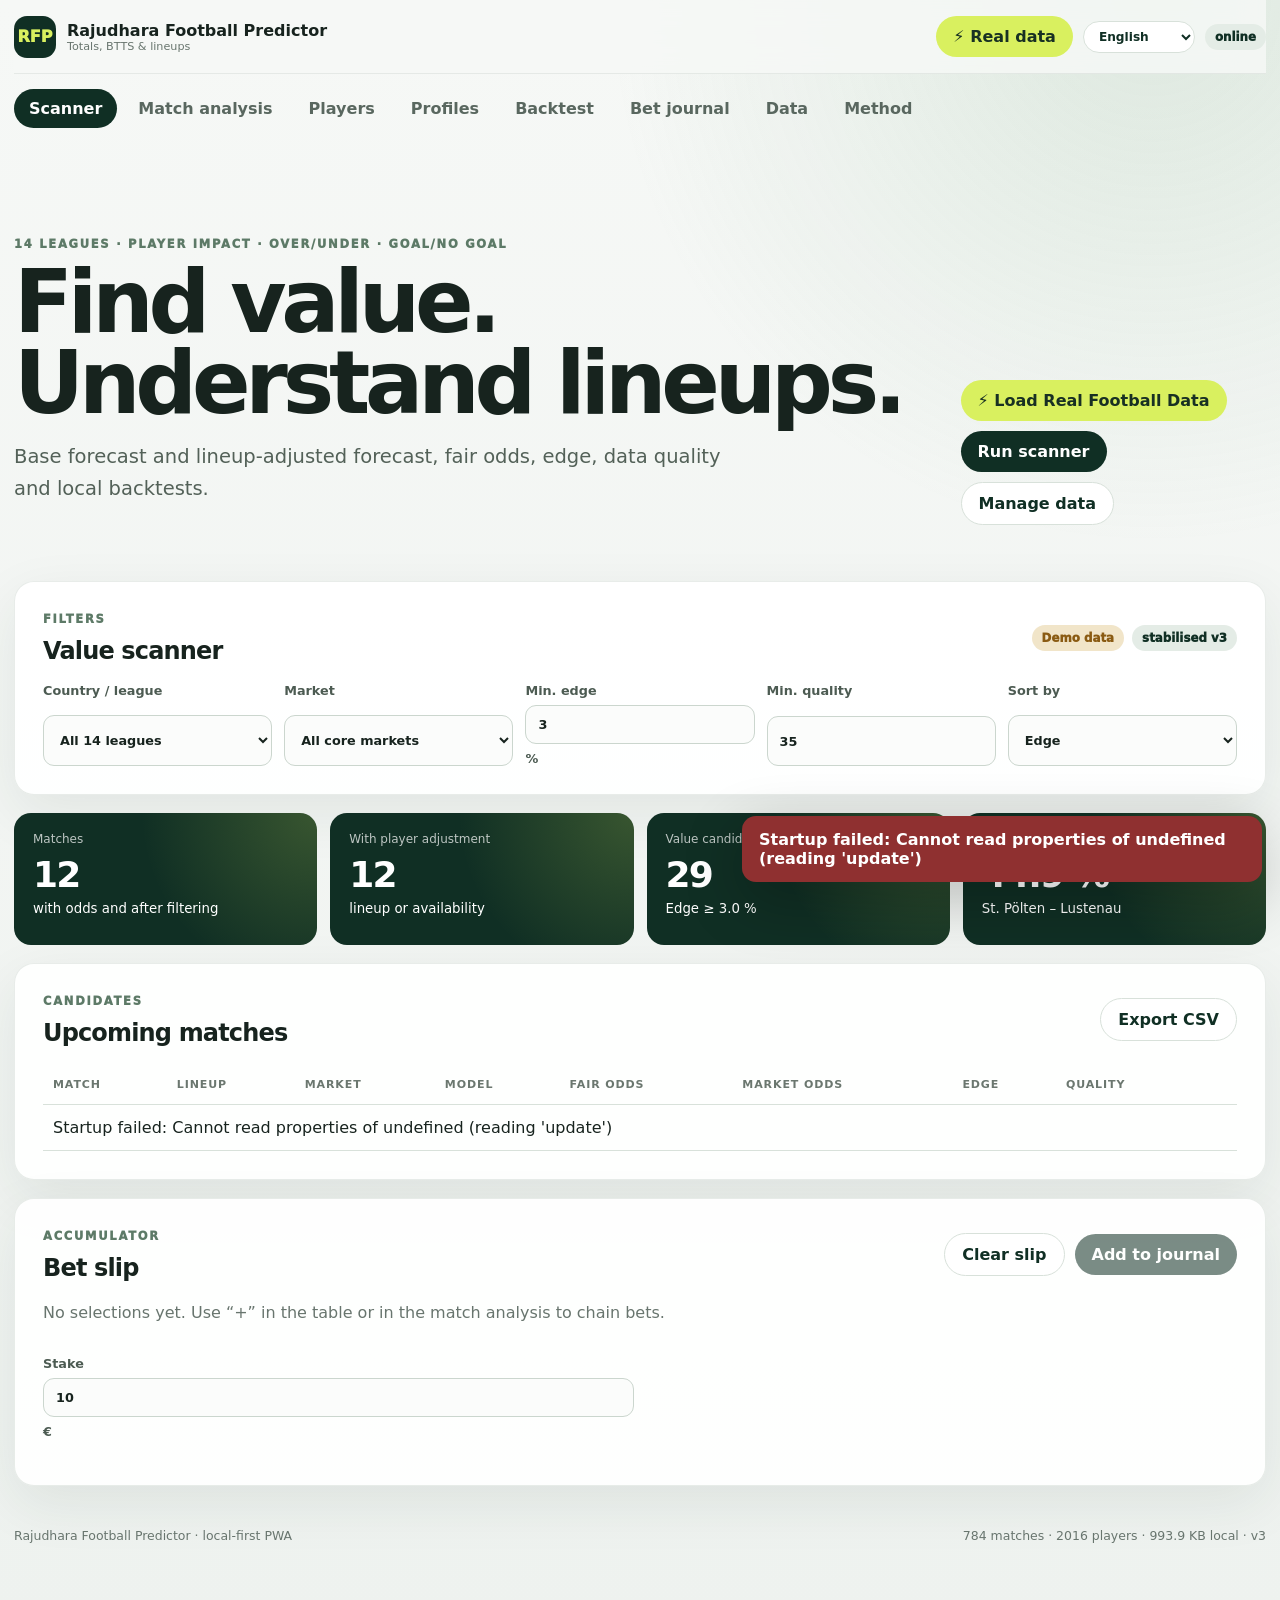
<file: index.html>
<!doctype html>
<html lang="de">
<head>
  <meta charset="utf-8">
  <meta name="viewport" content="width=device-width,initial-scale=1,viewport-fit=cover">
  <meta name="theme-color" content="#102f24">
  <meta name="description" content="Offline-PWA für Over/Under-, Goal/No-Goal- und aufstellungsbereinigte Fußballprognosen">
  <meta name="apple-mobile-web-app-capable" content="yes">
  <link rel="manifest" href="./manifest.webmanifest">
  <link rel="apple-touch-icon" href="./icons/icon-192.png">
  <link rel="stylesheet" href="./styles.css">
  <title>Rajudhara Football Predictor</title>
</head>
<body>
<div class="app">
  <header class="topbar">
    <a class="brand" href="#" data-nav="scanner">
      <span class="logo">RFP</span>
      <span><strong>Rajudhara Football Predictor</strong><small data-i18n="app.tagline">Totals, BTTS & Lineups</small></span>
    </a>
    <div class="top-actions">
      <button id="loadRealDataTopBtn" class="btn secondary" data-i18n="scanner.loadRealData">⚡ Echte Daten</button>
      <select id="languageSelect" class="lang-select" data-i18n-label="app.language"></select>
      <span id="onlineBadge" class="badge">online</span>
      <button id="installBtn" class="btn subtle hidden" data-i18n="app.install">Installieren</button>
    </div>
  </header>

  <nav class="main-nav">
    <button class="nav-item active" data-nav="scanner" data-i18n="nav.scanner">Scanner</button>
    <button class="nav-item" data-nav="match" data-i18n="nav.match">Spielanalyse</button>
    <button class="nav-item" data-nav="players" data-i18n="nav.players">Spieler</button>
    <button class="nav-item" data-nav="profiles" data-i18n="nav.profiles">Profile</button>
    <button class="nav-item" data-nav="backtest" data-i18n="nav.backtest">Backtest</button>
    <button class="nav-item" data-nav="bets" data-i18n="nav.bets">Wettjournal</button>
    <button class="nav-item" data-nav="data" data-i18n="nav.data">Daten</button>
    <button class="nav-item" data-nav="method" data-i18n="nav.method">Methodik</button>
  </nav>

  <main>
    <section id="scannerView" class="view active">
      <div class="hero">
        <div>
          <p class="kicker" data-i18n="scanner.kicker">14 Ligen · Spielerimpact · Over/Under · Goal/No Goal</p>
          <h1 data-i18n-html="scanner.title">Value finden.<br>Aufstellungen verstehen.</h1>
          <p class="lead" data-i18n="scanner.lead">Basisprognose und aufstellungsbereinigte Prognose, faire Quoten, Edge, Datenqualität und lokale Backtests.</p>
        </div>
        <div class="hero-actions">
          <button id="loadRealDataHeroBtn" class="btn secondary" data-i18n="scanner.loadRealDataHero">⚡ Echte Fußball-Daten laden</button>
          <button id="refreshScannerBtn" class="btn primary" data-i18n="scanner.compute">Scanner berechnen</button>
          <button class="btn subtle" data-nav="data" data-i18n="scanner.manageData">Daten verwalten</button>
        </div>
      </div>

      <section class="panel">
        <div class="section-head">
          <div><p class="kicker" data-i18n="scanner.filterKicker">Filter</p><h2 data-i18n="scanner.filterTitle">Value-Scanner</h2></div>
          <div class="status-group"><span id="dataState" class="badge warning">Demo-Daten</span><span class="badge" data-i18n="app.stableBadge">stabilisiert v3</span></div>
        </div>
        <div class="filters">
          <label><span data-i18n="scanner.country">Land / Liga</span><select id="leagueFilter"></select></label>
          <label><span data-i18n="scanner.market">Markt</span><select id="marketFilter">
            <option value="all" data-i18n="market.all">Alle Kernmärkte</option>
            <option value="over15" data-i18n="market.over15">Over 1,5</option>
            <option value="over25" data-i18n="market.over25">Over 2,5</option>
            <option value="under25" data-i18n="market.under25">Under 2,5</option>
            <option value="over35" data-i18n="market.over35">Over 3,5</option>
            <option value="bttsYes" data-i18n="market.bttsYes">BTTS Ja</option>
            <option value="bttsNo" data-i18n="market.bttsNo">BTTS Nein</option>
          </select></label>
          <label><span data-i18n="scanner.minEdge">Min. Edge</span><input id="edgeFilter" type="number" step=".5" value="3">%</label>
          <label><span data-i18n="scanner.minQuality">Min. Qualität</span><input id="qualityFilter" type="number" min="0" max="100" value="35"></label>
          <label><span data-i18n="scanner.sort">Sortieren</span><select id="sortFilter"><option value="edge" data-i18n="scanner.sortEdge">Edge</option><option value="quality" data-i18n="scanner.sortQuality">Qualität</option><option value="probability" data-i18n="scanner.sortProbability">Wahrscheinlichkeit</option><option value="date" data-i18n="scanner.sortDate">Datum</option></select></label>
        </div>
      </section>

      <div id="scannerSummary" class="summary-grid"></div>
      <section class="panel">
        <div class="section-head"><div><p class="kicker" data-i18n="scanner.candidates">Kandidaten</p><h2 data-i18n="scanner.currentMatches">Aktuelle Spiele</h2></div><button id="exportScannerBtn" class="btn subtle" data-i18n="scanner.exportCsv">CSV exportieren</button></div>
        <div class="table-wrap"><table><thead><tr><th data-i18n="scanner.thMatch">Spiel</th><th data-i18n="scanner.thLineup">Aufstellung</th><th data-i18n="scanner.thMarket">Markt</th><th data-i18n="scanner.thModel">Modell</th><th data-i18n="scanner.thFairOdds">Faire Quote</th><th data-i18n="scanner.thMarketOdds">Marktquote</th><th data-i18n="scanner.thEdge">Edge</th><th data-i18n="scanner.thQuality">Qualität</th><th></th></tr></thead><tbody id="scannerRows"></tbody></table></div>
      </section>

      <section class="panel" id="slipPanel">
        <div class="section-head">
          <div><p class="kicker" data-i18n="combo.kicker">Kombiwette</p><h2 data-i18n="combo.title">Wettschein</h2></div>
          <div class="button-row"><button id="clearSlipBtn" class="btn subtle" data-i18n="combo.clear">Wettschein leeren</button><button id="slipToJournalBtn" class="btn primary" data-i18n="combo.addToJournal">Als Wette eintragen</button></div>
        </div>
        <div id="slipLegs" class="slip-list"></div>
        <div class="filters slip-controls"><label><span data-i18n="combo.stake">Einsatz</span><input id="slipStake" type="number" min="0.01" step=".01" value="10">€</label></div>
        <div id="slipSummary" class="summary-grid"></div>
        <div id="slipNotes"></div>
      </section>
    </section>

    <section id="matchView" class="view">
      <div class="page-head"><div><p class="kicker" data-i18n="match.kicker">Einzelspiel</p><h1 data-i18n="match.title">Spielanalyse</h1></div><select id="fixtureSelect"></select></div>
      <div id="matchAnalysis"></div>
    </section>

    <section id="playersView" class="view">
      <div class="page-head"><div><p class="kicker" data-i18n="players.kicker">Saisonwerte & Einfluss</p><h1 data-i18n="players.title">Spielerstatistiken</h1></div></div>
      <section class="panel">
        <div class="filters player-filters">
          <label><span data-i18n="players.league">Liga</span><select id="playerLeagueFilter"></select></label>
          <label><span data-i18n="players.team">Team</span><select id="playerTeamFilter"></select></label>
          <label><span data-i18n="players.position">Position</span><select id="playerPositionFilter"><option value="all" data-i18n="players.allPositions">Alle Positionen</option><option>GK</option><option>CB</option><option>FB</option><option>DM</option><option>CM</option><option>AM</option><option>W</option><option>ST</option></select></label>
          <label><span data-i18n="players.search">Suche</span><input id="playerSearch" type="search" data-i18n-placeholder="players.searchPlaceholder" placeholder="Spielername"></label>
          <label><span data-i18n="players.sort">Sortierung</span><select id="playerSort"><option value="total" data-i18n="players.sortTotal">Gesamtimpact</option><option value="attack" data-i18n="players.sortAttack">Offensivimpact</option><option value="defense" data-i18n="players.sortDefense">Defensivimpact</option><option value="minutes" data-i18n="players.sortMinutes">Minuten</option><option value="goals" data-i18n="players.sortGoals">Tore</option></select></label>
        </div>
      </section>
      <div id="playerSummary" class="summary-grid"></div>
      <section class="panel">
        <div class="table-wrap"><table><thead><tr><th data-i18n="players.thPlayer">Spieler</th><th data-i18n="players.thTeam">Team</th><th data-i18n="players.thPos">Pos.</th><th data-i18n="players.thStatus">Status</th><th data-i18n="players.thMin">Min.</th><th data-i18n="players.thGoals">Tore</th><th>xG</th><th data-i18n="players.thAssists">Assists</th><th>xA</th><th data-i18n="players.thAttack">Angriff</th><th data-i18n="players.thDefense">Defensive</th></tr></thead><tbody id="playerRows"></tbody></table></div>
      </section>
    </section>

    <section id="profilesView" class="view">
      <div class="page-head"><div><p class="kicker" data-i18n="profiles.kicker">Torprofile</p><h1 data-i18n="profiles.title">Liga- & Teamprofile</h1></div><select id="profileLeagueSelect"></select></div>
      <div id="leagueProfile"></div>
      <section class="panel"><div class="section-head"><div><p class="kicker" data-i18n="profiles.teams">Teams</p><h2 data-i18n="profiles.homeAway">Heim-/Auswärtsprofile</h2></div></div><div id="teamProfiles" class="profile-grid"></div></section>
    </section>

    <section id="backtestView" class="view">
      <div class="page-head"><div><p class="kicker" data-i18n="backtest.kicker">Walk-forward</p><h1 data-i18n="backtest.title">Backtest-Labor</h1></div></div>
      <section class="panel"><div class="filters"><label><span data-i18n="backtest.league">Liga</span><select id="btLeague"></select></label><label><span data-i18n="backtest.market">Markt</span><select id="btMarket"><option value="over25" data-i18n="market.over25">Over 2,5</option><option value="under25" data-i18n="market.under25">Under 2,5</option><option value="bttsYes" data-i18n="market.bttsYes">BTTS Ja</option><option value="bttsNo" data-i18n="market.bttsNo">BTTS Nein</option></select></label><label><span data-i18n="backtest.minEdge">Min. Edge</span><input id="btEdge" type="number" value="5" step=".5">%</label><label><span data-i18n="backtest.minHistory">Mind. Vorgeschichte</span><input id="btMinHistory" type="number" value="8" min="3"></label><label><span data-i18n="backtest.stake">Einsatz</span><input id="btStake" type="number" value="10" min="1">€</label></div><button id="runBacktestBtn" class="btn primary" data-i18n="backtest.run">Backtest starten</button></section>
      <div id="backtestOutput"></div>
    </section>

    <section id="betsView" class="view">
      <div class="page-head"><div><p class="kicker" data-i18n="bets.kicker">Reale Entscheidungen</p><h1 data-i18n="bets.title">Wettjournal</h1></div><button id="addBetBtn" class="btn primary" data-i18n="bets.add">Wette eintragen</button></div>
      <div id="bankrollCards" class="summary-grid"></div>
      <section class="panel"><div class="table-wrap"><table><thead><tr><th data-i18n="bets.thDate">Datum</th><th data-i18n="bets.thMatch">Spiel</th><th data-i18n="bets.thMarket">Markt</th><th data-i18n="bets.thOdds">Quote</th><th data-i18n="bets.thStake">Einsatz</th><th data-i18n="bets.thStatus">Status</th><th data-i18n="bets.thProfit">G/V</th><th></th></tr></thead><tbody id="betRows"></tbody></table></div></section>
    </section>

    <section id="dataView" class="view">
      <div class="page-head"><div><p class="kicker" data-i18n="data.kicker">Import & Adapter</p><h1 data-i18n="data.title">Daten verwalten</h1></div></div>
      <section class="panel real-data-panel">
        <div class="section-head">
          <div>
            <p class="kicker" data-i18n="data.realKicker">1-Klick Daten</p>
            <h2 data-i18n="data.realTitle">Echte Fußball-Daten</h2>
          </div>
          <button id="loadAllRealBtn" class="btn secondary" data-i18n="data.loadAllReal">⚡ Echte Daten laden (1-Klick)</button>
        </div>
        <p data-i18n="data.realHint">Lade echte Ergebnisse (3.800+ Spiele), Marktquoten, Fixtures, Kaderspieler und Aufstellungen per Klick in die App.</p>
        <div class="button-row">
          <button id="loadRealHistoryBtn" class="btn subtle" data-i18n="data.loadRealData">Reale Historie</button>
          <button id="loadRealFixturesBtn" class="btn subtle" data-i18n="data.loadRealData">Reale Fixtures</button>
          <button id="loadRealPlayersBtn" class="btn subtle" data-i18n="data.loadRealData">Reale Spieler</button>
          <button id="loadRealLineupsBtn" class="btn subtle" data-i18n="data.loadRealData">Reale Aufstellungen</button>
        </div>
      </section>

      <div class="data-grid">
        <section class="panel"><h2 data-i18n="data.historyTitle">Historische Ergebnisse</h2><p data-i18n="data.historyHint">Football-Data.co.uk-CSV und Rajudhara-Format.</p><label class="dropzone"><input id="historyFile" type="file" accept=".csv,text/csv" multiple><strong data-i18n="data.historyPick">CSV auswählen</strong><span data-i18n="data.historyPickHint">Ergebnisse und Quoten</span></label><div class="button-row"><button id="loadRealHistoryBtnCard" class="btn secondary" data-i18n="data.loadRealData">Echt</button><button id="loadDemoHistoryBtn" class="btn subtle" data-i18n="data.loadDemo">Demo laden</button><button id="clearHistoryBtn" class="btn danger" data-i18n="data.clear">Löschen</button></div><p id="historyStatus" class="muted"></p></section>
        <section class="panel"><h2 data-i18n="data.fixturesTitle">Kommende Spiele</h2><p data-i18n="data.fixturesHint">JSON oder CSV mit Begegnungen und Marktquoten.</p><label class="dropzone"><input id="fixturesFile" type="file" accept=".csv,.json,application/json,text/csv" multiple><strong data-i18n="data.fixturesPick">Fixtures auswählen</strong><span data-i18n="data.csvOrJson">CSV oder JSON</span></label><div class="button-row"><button id="loadRealFixturesBtnCard" class="btn secondary" data-i18n="data.loadRealData">Echt</button><button id="loadDemoFixturesBtn" class="btn subtle" data-i18n="data.loadDemo">Demo laden</button><button id="clearFixturesBtn" class="btn danger" data-i18n="data.clear">Löschen</button></div><p id="fixturesStatus" class="muted"></p></section>
        <section class="panel"><h2 data-i18n="data.playersTitle">Spielerstatistiken</h2><p data-i18n="data.playersHint">Saisonwerte als JSON oder CSV: Minuten, Tore, xG, xA, Schüsse, Defensivwerte und Status.</p><label class="dropzone"><input id="playersFile" type="file" accept=".csv,.json,application/json,text/csv" multiple><strong data-i18n="data.playersPick">Spielerdaten auswählen</strong><span data-i18n="data.csvOrJson">CSV oder JSON</span></label><div class="button-row"><button id="loadRealPlayersBtnCard" class="btn secondary" data-i18n="data.loadRealData">Echt</button><button id="loadDemoPlayersBtn" class="btn subtle" data-i18n="data.loadDemo">Demo laden</button><button id="clearPlayersBtn" class="btn danger" data-i18n="data.clear">Löschen</button></div><p id="playersStatus" class="muted"></p></section>
        <section class="panel"><h2 data-i18n="data.lineupsTitle">Aufstellungen & Ausfälle</h2><p data-i18n="data.lineupsHint">Fixture-bezogene Startelf, Formation, Status und Änderungen.</p><label class="dropzone"><input id="lineupsFile" type="file" accept=".json,application/json"><strong data-i18n="data.lineupsPick">Lineups auswählen</strong><span>JSON</span></label><div class="button-row"><button id="loadRealLineupsBtnCard" class="btn secondary" data-i18n="data.loadRealData">Echt</button><button id="loadDemoLineupsBtn" class="btn subtle" data-i18n="data.loadDemo">Demo laden</button><button id="clearLineupsBtn" class="btn danger" data-i18n="data.clear">Löschen</button></div><p id="lineupsStatus" class="muted"></p></section>
      </div>

      <section class="panel">
        <div class="section-head"><div><p class="kicker" data-i18n="data.systemCheck">Systemcheck</p><h2 data-i18n="data.diagnosticsTitle">Diagnose & Reset</h2></div><div class="button-row"><button id="runDiagnosticsBtn" class="btn secondary" data-i18n="data.runDiagnostics">Diagnose starten</button><button id="resetAppBtn" class="btn danger" data-i18n="data.resetApp">App zurücksetzen</button></div></div>
        <div id="diagnosticOutput" class="diagnostic-grid"><p class="muted" data-i18n="data.diagnosticsHint">Prüft Datenzuordnung, Ligacodes, Quoten, Spieler und Aufstellungen.</p></div>
      </section>

      <section class="panel">
        <div class="section-head"><div><p class="kicker" data-i18n="data.liveKicker">Live-Daten</p><h2 data-i18n="data.liveTitle">Backend-/Proxy-Adapter</h2></div><span class="badge" data-i18n="data.livePrepared">vorbereitet</span></div>
        <p data-i18n-html="data.liveHint">API-Schlüssel gehören nicht in die PWA. <code>data-adapter.example.js</code> beschreibt die normalisierte Schnittstelle.</p>
        <div class="code-line">GET /api/fixtures?leagues=DK1,DK2,...</div>
        <div class="code-line">GET /api/players?league=IT1&amp;season=2026</div>
        <div class="code-line">GET /api/fixtures/:id/lineups</div>
        <div class="code-line">GET /api/fixtures/:id/player-statistics</div>
      </section>
    </section>

    <section id="methodView" class="view">
      <div class="page-head"><div><p class="kicker" data-i18n="method.kicker">Transparent</p><h1 data-i18n="method.title">Methodik</h1></div></div>
      <div class="method-grid">
        <article class="panel"><h2 data-i18n="method.baseTitle">Basismodell</h2><p data-i18n="method.baseText">Ligamittel, Heim-/Auswärtsangriff und gegnerische Defensive ergeben die Basiswerte λ Heim und λ Auswärts.</p></article>
        <article class="panel"><h2 data-i18n="method.playerTitle">Spielerimpact</h2><p data-i18n="method.playerText">Spielerwerte werden in offensiven und defensiven xG-Einfluss umgerechnet. Einsatzminuten bestimmen die Zuverlässigkeit.</p></article>
        <article class="panel"><h2 data-i18n="method.lineupTitle">Aufstellungsanpassung</h2><p data-i18n="method.lineupText">Die tatsächliche oder erwartete Startelf wird mit der üblichen Stammelf verglichen. Erst danach wird die Torverteilung neu berechnet.</p></article>
        <article class="panel"><h2 data-i18n="method.marketsTitle">Märkte</h2><p data-i18n="method.marketsText">Over 1,5, Over/Under 2,5, Over 3,5 und BTTS Ja/Nein folgen aus der angepassten Score-Matrix.</p></article>
        <article class="panel"><h2 data-i18n="method.valueTitle">Value</h2><p data-i18n-html="method.valueText"><strong>Faire Quote = 1 / p</strong><br><strong>Edge = p × Quote − 1</strong></p></article>
        <article class="panel"><h2 data-i18n="method.limitsTitle">Grenzen</h2><p data-i18n="method.limitsText">Spielergewichte sind transparent, aber zunächst heuristisch. Sie müssen mit echten historischen Aufstellungen kalibriert werden.</p></article>
      </div>
      <section class="panel warning-box"><strong data-i18n="method.disclaimerLabel">Hinweis:</strong> <span data-i18n="method.disclaimer">Analysewerkzeug, keine Gewinnzusage. Die mitgelieferten Demo-Daten sind synthetisch.</span></section>
    </section>
  </main>

  <footer><span data-i18n="app.footer">Rajudhara Football Predictor · local-first PWA</span><span id="storageInfo"></span></footer>
</div>

<dialog id="betDialog"><form id="betForm" method="dialog"><div class="dialog-head"><h2 data-i18n="bets.add">Wette eintragen</h2><button value="cancel" class="icon-btn">×</button></div><div class="form-grid"><label><span data-i18n="bets.formDate">Datum</span><input name="date" type="date" required></label><label><span data-i18n="bets.formMatch">Spiel</span><input name="match" required></label><label><span data-i18n="bets.formMarket">Markt</span><select name="market"><option value="over25" data-i18n="market.over25">Over 2,5</option><option value="under25" data-i18n="market.under25">Under 2,5</option><option value="bttsYes" data-i18n="market.bttsYes">BTTS Ja</option><option value="bttsNo" data-i18n="market.bttsNo">BTTS Nein</option><option value="combo" data-i18n="market.combo">Kombi</option></select></label><label><span data-i18n="bets.formOdds">Quote</span><input name="odds" type="number" step=".01" min="1.01" required></label><label><span data-i18n="bets.formStake">Einsatz €</span><input name="stake" type="number" step=".01" min=".01" required></label><label><span data-i18n="bets.formStatus">Status</span><select name="status"><option value="open" data-i18n="betStatus.open">offen</option><option value="won" data-i18n="betStatus.won">gewonnen</option><option value="lost" data-i18n="betStatus.lost">verloren</option><option value="void" data-i18n="betStatus.void">storniert</option></select></label><label class="full"><span data-i18n="bets.formNote">Notiz</span><textarea name="note" rows="3"></textarea></label></div><div class="dialog-actions"><button value="cancel" class="btn subtle" data-i18n="bets.cancel">Abbrechen</button><button value="default" class="btn primary" data-i18n="bets.save">Speichern</button></div></form></dialog>
<div id="toast" class="toast hidden" role="status" aria-live="polite"></div>
<script type="module" src="./app.js"></script>
</body>
</html>
</file>
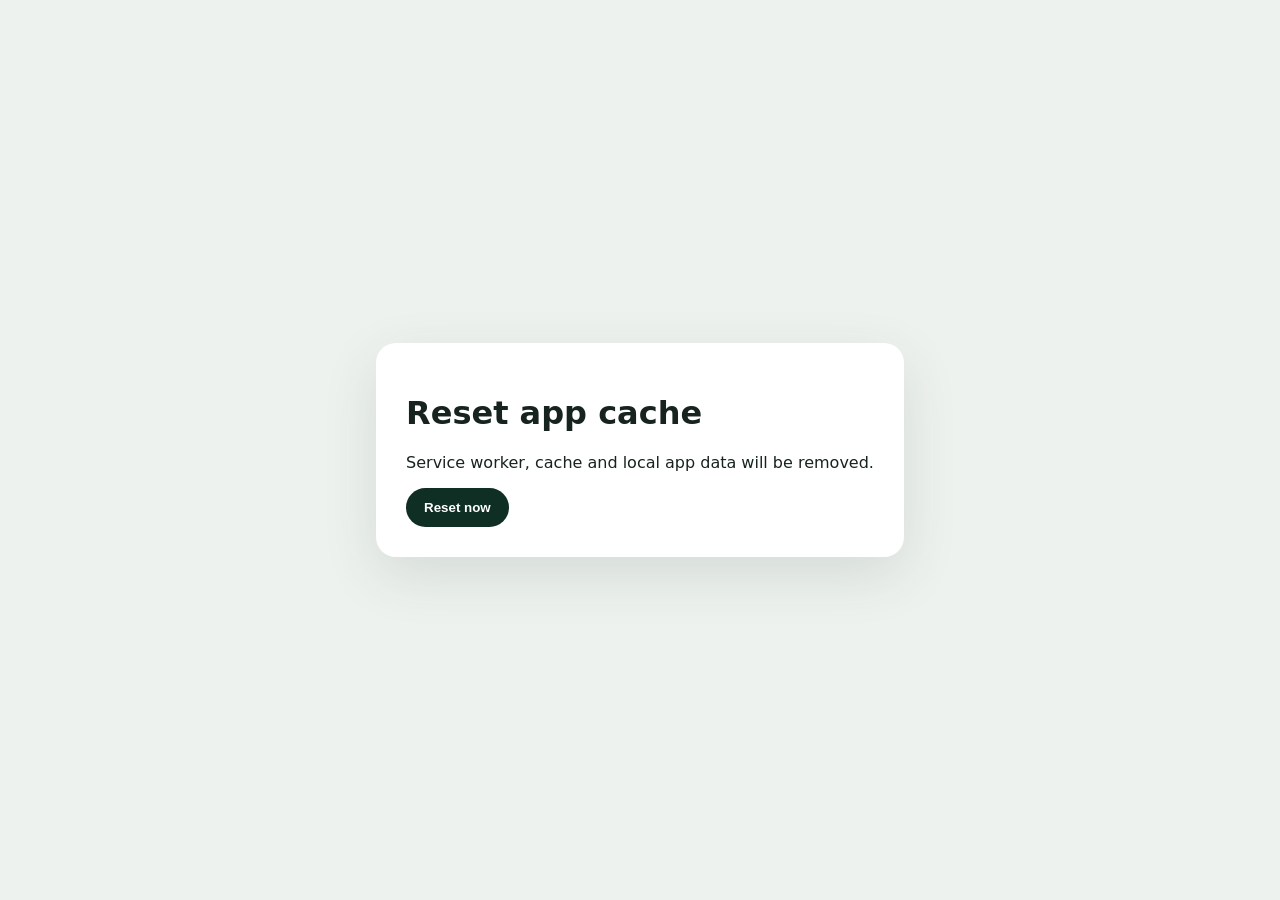
<file: reset.html>
<!doctype html><html lang="de"><head><meta charset="utf-8"><meta name="viewport" content="width=device-width,initial-scale=1"><title>Rajudhara Reset</title><style>body{font-family:system-ui;background:#eef2ef;color:#17231e;display:grid;place-items:center;min-height:100vh;margin:0}.card{max-width:600px;padding:30px;border-radius:20px;background:#fff;box-shadow:0 18px 55px rgba(25,56,38,.12)}button{border:0;border-radius:999px;padding:12px 18px;background:#102f24;color:#fff;font-weight:800}</style></head><body><main class="card"><h1 id="title">App-Cache zurücksetzen</h1><p id="status">Service Worker, Cache und lokale App-Daten werden entfernt.</p><button id="reset">Jetzt zurücksetzen</button></main><script>
const texts={de:{title:'App-Cache zurücksetzen',intro:'Service Worker, Cache und lokale App-Daten werden entfernt.',button:'Jetzt zurücksetzen',done:'Zurückgesetzt. Die aktuelle App wird neu geladen.',error:'Fehler: '},en:{title:'Reset app cache',intro:'Service worker, cache and local app data will be removed.',button:'Reset now',done:'Reset complete. The current app is reloading.',error:'Error: '}};
const lang=(()=>{try{const stored=localStorage.getItem('rfp.lang.v3');if(texts[stored])return stored}catch{}const preferred=(navigator.languages||[navigator.language||'de']).map(tag=>String(tag).slice(0,2).toLowerCase());return preferred.find(code=>texts[code])||'de'})();
const text=texts[lang];document.documentElement.lang=lang;document.getElementById('title').textContent=text.title;document.getElementById('status').textContent=text.intro;document.getElementById('reset').textContent=text.button;
async function reset(){const status=document.getElementById('status');try{if('serviceWorker'in navigator){const regs=await navigator.serviceWorker.getRegistrations();await Promise.all(regs.map(reg=>reg.unregister()))}if('caches'in window){const keys=await caches.keys();await Promise.all(keys.map(key=>caches.delete(key)))}Object.keys(localStorage).filter(key=>(key.startsWith('rfp.')||key.startsWith('gl.'))&&key!=='rfp.lang.v3').forEach(key=>localStorage.removeItem(key));status.textContent=text.done;setTimeout(()=>location.replace('./?reset='+Date.now()),800)}catch(error){status.textContent=text.error+error.message}}
document.getElementById('reset').onclick=reset;
</script></body></html>
</file>
<file: styles.css>
:root{font-family:Inter,ui-sans-serif,system-ui,-apple-system,BlinkMacSystemFont,"Segoe UI",sans-serif;color:#17231e;background:#eef2ef;--ink:#17231e;--muted:#68756e;--line:#d8e1da;--surface:rgba(255,255,255,.93);--primary:#102f24;--accent:#d9f05f;--soft:#e4ece6;--danger:#8f3030;--warning:#8a5b13;--shadow:0 18px 55px rgba(25,56,38,.08)}*{box-sizing:border-box}html{min-height:100%;background:#eef2ef}body{margin:0;min-height:100%;background:radial-gradient(circle at 90% 0,rgba(117,166,126,.19),transparent 34rem),linear-gradient(#f6f8f6,#eef2ef)}button,input,select,textarea{font:inherit}button{cursor:pointer}a{color:inherit;text-decoration:none}input,select,textarea{width:100%;padding:11px 12px;border:1px solid #cbd6ce;border-radius:11px;background:#fbfcfb;color:var(--ink)}label{display:grid;gap:7px;font-size:.8rem;font-weight:800;color:#4c5b52}h1,h2,h3,p{margin-top:0}h1{margin-bottom:17px;font-size:clamp(2.4rem,7vw,5.4rem);line-height:.94;letter-spacing:-.06em}h2{letter-spacing:-.035em}p{line-height:1.65}.app{width:min(1260px,calc(100% - 28px));margin:auto;padding-bottom:60px}.topbar{min-height:74px;position:sticky;top:0;z-index:30;display:flex;align-items:center;justify-content:space-between;background:rgba(246,248,246,.84);backdrop-filter:blur(15px);border-bottom:1px solid rgba(25,60,38,.08)}.brand{display:flex;align-items:center;gap:11px}.brand>span:last-child{display:grid}.brand small{color:var(--muted);font-size:.7rem}.logo{width:42px;aspect-ratio:1;border-radius:13px;display:grid;place-items:center;background:var(--primary);color:var(--accent);font-weight:950}.top-actions,.button-row,.hero-actions{display:flex;gap:10px;align-items:center;flex-wrap:wrap}.main-nav{display:flex;gap:6px;padding:15px 0;overflow-x:auto;scrollbar-width:none}.main-nav::-webkit-scrollbar{display:none}.nav-item{border:0;padding:10px 15px;border-radius:999px;background:transparent;color:#59675f;font-weight:850;white-space:nowrap}.nav-item.active{background:var(--primary);color:#fff}.view{display:none}.view.active{display:block}.hero{min-height:420px;padding:clamp(35px,7vw,80px) 0 38px;display:grid;grid-template-columns:minmax(0,1.5fr) minmax(230px,.5fr);gap:30px;align-items:end}.lead{max-width:730px;color:#536158;font-size:clamp(1.02rem,2vw,1.22rem)}.kicker{margin-bottom:8px;color:#5d7a67;font-size:.72rem;font-weight:950;letter-spacing:.15em;text-transform:uppercase}.btn{border:0;border-radius:999px;padding:11px 17px;font-weight:900;display:inline-flex;align-items:center;justify-content:center}.btn.primary{background:var(--primary);color:#fff}.btn.secondary{background:var(--accent);color:#183023}.btn.subtle{background:#fff;color:var(--primary);border:1px solid var(--line)}.btn.danger{background:#f2dddd;color:var(--danger)}.btn:hover{transform:translateY(-1px)}.badge,.rating-pill{display:inline-flex;padding:6px 10px;border-radius:999px;background:var(--soft);color:var(--primary);font-size:.74rem;font-weight:950}.badge.warning{background:#f1e5c9;color:var(--warning)}.badge.offline{background:#f2dddd;color:var(--danger)}.hidden{display:none!important}.muted{color:var(--muted)}.panel{margin-top:18px;padding:clamp(18px,3vw,28px);border:1px solid rgba(34,73,46,.10);border-radius:20px;background:var(--surface);box-shadow:var(--shadow)}.section-head,.page-head{display:flex;align-items:center;justify-content:space-between;gap:18px}.section-head{margin-bottom:18px}.section-head h2{margin:0}.page-head{margin:44px 0 20px;align-items:end}.page-head select{width:min(390px,100%)}.filters{display:grid;grid-template-columns:repeat(5,minmax(130px,1fr));gap:12px}.summary-grid{display:grid;grid-template-columns:repeat(auto-fit,minmax(190px,1fr));gap:13px;margin-top:18px}.summary-card{padding:19px;border-radius:17px;background:var(--primary);color:#fff;min-height:132px;background-image:radial-gradient(circle at top right,rgba(217,240,95,.20),transparent 11rem)}.summary-card span{display:block;opacity:.72;font-size:.75rem}.summary-card strong{display:block;margin:8px 0 3px;font-size:2.25rem;letter-spacing:-.05em}.table-wrap{overflow-x:auto}table{width:100%;border-collapse:collapse}th,td{padding:13px 10px;text-align:left;border-bottom:1px solid var(--line);white-space:nowrap}th{color:#6b776f;font-size:.69rem;letter-spacing:.08em;text-transform:uppercase}.edge-positive{color:#25703f;font-weight:950}.edge-negative{color:#9b3a3a;font-weight:900}.quality{width:90px;height:7px;border-radius:99px;background:#e4e9e5;overflow:hidden}.quality>span{display:block;height:100%;background:#66856f}.match-hero{display:grid;grid-template-columns:1fr auto 1fr;align-items:center;gap:20px;padding:26px;text-align:center;background:var(--primary);color:white;border-radius:20px}.team-name{font-size:clamp(1.25rem,4vw,2.2rem);font-weight:950}.versus{color:var(--accent);font-weight:950}.score-matrix{display:grid;grid-template-columns:repeat(6,1fr);gap:6px}.score-cell{padding:9px 5px;border-radius:9px;background:#f0f4f1;text-align:center;font-size:.74rem}.market-grid,.profile-grid,.method-grid{display:grid;grid-template-columns:repeat(3,minmax(0,1fr));gap:14px}.market-card{padding:18px;border:1px solid var(--line);border-radius:15px;background:#f8faf8}.market-card strong{font-size:1.7rem}.market-meta{display:grid;grid-template-columns:1fr 1fr;gap:7px;margin-top:12px;color:var(--muted);font-size:.78rem}.two-col{display:grid;grid-template-columns:1fr 1fr;gap:18px}.dropzone{min-height:150px;border:2px dashed #bfd0c2;border-radius:16px;display:grid;place-content:center;text-align:center;background:#f8faf8}.dropzone input{display:none}.dropzone span{font-weight:500;color:var(--muted)}.code-line{padding:11px 13px;margin-top:8px;border-radius:10px;background:#15221b;color:#d9f05f;font-family:ui-monospace,monospace;font-size:.84rem}.profile-card{padding:17px;border:1px solid var(--line);border-radius:15px;background:#f8faf8}.stat-list{display:grid;grid-template-columns:1fr auto;gap:7px 15px;font-size:.85rem}.stat-list span:nth-child(even){font-weight:900}.warning-box{border-left:5px solid #d3a740}.form-grid{display:grid;grid-template-columns:repeat(2,minmax(0,1fr));gap:13px}.form-grid .full{grid-column:1/-1}dialog{width:min(620px,calc(100% - 24px));border:0;border-radius:20px;padding:23px;box-shadow:0 30px 90px rgba(0,0,0,.25)}dialog::backdrop{background:rgba(10,24,17,.6);backdrop-filter:blur(3px)}.dialog-head,.dialog-actions{display:flex;align-items:center;justify-content:space-between;gap:12px}.dialog-actions{justify-content:flex-end;margin-top:18px}.icon-btn{width:35px;height:35px;border:0;border-radius:50%;font-size:1.2rem}footer{display:flex;justify-content:space-between;gap:16px;padding:42px 0 12px;color:var(--muted);font-size:.78rem}@media(max-width:950px){.hero{grid-template-columns:1fr;min-height:auto}.filters{grid-template-columns:repeat(2,1fr)}.market-grid,.profile-grid,.method-grid{grid-template-columns:repeat(2,1fr)}}@media(max-width:650px){.app{width:min(100% - 18px,1260px)}.brand small{display:none}.hero{padding-top:32px}.hero-actions,.button-row{width:100%}.hero-actions .btn,.button-row .btn{flex:1}.section-head,.page-head{align-items:flex-start;flex-direction:column}.filters,.two-col,.market-grid,.profile-grid,.method-grid,.form-grid{grid-template-columns:1fr}.match-hero{grid-template-columns:1fr}.score-matrix{grid-template-columns:repeat(4,1fr)}footer{flex-direction:column}}
/* Player and lineup extension */
.data-grid{display:grid;grid-template-columns:repeat(2,minmax(0,1fr));gap:18px}.player-filters{grid-template-columns:repeat(5,minmax(130px,1fr))}.lineup-grid{display:grid;grid-template-columns:repeat(2,minmax(0,1fr));gap:18px}.lineup-team{padding:18px;border:1px solid var(--line);border-radius:16px;background:#f8faf8}.lineup-head{display:flex;justify-content:space-between;gap:12px;align-items:start;margin-bottom:12px}.formation{font-weight:950;color:var(--primary)}.starter-list{display:grid;gap:7px}.starter-row{display:grid;grid-template-columns:minmax(0,1fr) auto auto;gap:10px;align-items:center;padding:9px 10px;border-radius:10px;background:white;border:1px solid #e2e8e3}.starter-row small{color:var(--muted)}.status-available{color:#25703f}.status-injured,.status-suspended{color:#a13b3b}.status-doubtful{color:#9a6b17}.impact-positive{color:#25703f;font-weight:900}.impact-negative{color:#a13b3b;font-weight:900}.adjustment-grid{display:grid;grid-template-columns:repeat(4,minmax(0,1fr));gap:10px}.adjustment-card{padding:14px;border-radius:13px;background:#f1f5f2}.adjustment-card span{display:block;color:var(--muted);font-size:.73rem}.adjustment-card strong{font-size:1.25rem}.insight-list{display:grid;gap:8px}.insight{padding:11px 13px;border-radius:11px;background:#f6f8f6;border-left:4px solid #839d88}.insight.missing{border-left-color:#c35e5e}.lineup-badge{display:inline-flex;padding:5px 9px;border-radius:999px;background:#e4ece6;color:#173d26;font-size:.7rem;font-weight:900}.lineup-badge.official{background:#d9f05f}.lineup-badge.none{background:#f1e5c9;color:#8a5b13}.player-name{display:grid}.player-name small{color:var(--muted)}
@media(max-width:950px){.data-grid,.lineup-grid{grid-template-columns:1fr}.player-filters{grid-template-columns:repeat(2,1fr)}.adjustment-grid{grid-template-columns:repeat(2,1fr)}}
@media(max-width:650px){.data-grid,.player-filters,.adjustment-grid{grid-template-columns:1fr}.starter-row{grid-template-columns:1fr auto}}
.status-group{display:flex;gap:8px;align-items:center;flex-wrap:wrap}.toast{position:fixed;right:18px;bottom:18px;z-index:100;max-width:min(520px,calc(100% - 36px));padding:14px 17px;border-radius:14px;background:#173d2d;color:#fff;box-shadow:0 18px 60px rgba(0,0,0,.24);font-weight:800}.toast.success{background:#24633b}.toast.warning{background:#8a5b13}.toast.error{background:#8f3030}.diagnostic-grid{display:grid;grid-template-columns:repeat(auto-fit,minmax(170px,1fr));gap:10px}.diagnostic-item,.diagnostic-grid>div{padding:13px;border:1px solid var(--line);border-radius:12px;background:#f7faf8;display:grid;gap:4px}.diagnostic-item span,.diagnostic-grid>div span{font-size:.74rem;color:var(--muted)}.diagnostic-item.ok{border-left:4px solid #4e8b60}.diagnostic-item.warning{border-left:4px solid #d3a740}.diagnostic-item.error{border-left:4px solid #a94747}.btn:disabled{opacity:.55;cursor:wait;transform:none}.lineup-badge{display:inline-flex;padding:5px 9px;border-radius:999px;background:#e5ece7;color:#31543d;font-size:.7rem;font-weight:900}.lineup-badge.official{background:#d9f05f;color:#183023}.lineup-badge.none{background:#eee;color:#6d746f}.lineup-grid{display:grid;grid-template-columns:repeat(2,minmax(0,1fr));gap:15px}.lineup-team{padding:16px;border:1px solid var(--line);border-radius:15px;background:#f8faf8}.lineup-head,.starter-row{display:flex;align-items:center;justify-content:space-between;gap:10px}.starter-row{padding:9px 0;border-top:1px solid var(--line)}.starter-row:first-child{border-top:0}.player-name{display:grid;margin-right:auto}.player-name small{color:var(--muted)}.formation{display:inline-flex;padding:4px 8px;border-radius:999px;background:var(--soft);font-size:.7rem;font-weight:850}.adjustment-grid{display:grid;grid-template-columns:repeat(4,minmax(0,1fr));gap:10px}.adjustment-card{padding:14px;border-radius:13px;background:#f3f6f4;display:grid;gap:4px}.adjustment-card span{font-size:.76rem;color:var(--muted)}.adjustment-card strong{font-size:1.35rem}.impact-positive{color:#287341;font-weight:900}.impact-negative{color:#a13e3e;font-weight:900}.insight-list{display:grid;gap:8px;margin-top:14px}.insight{padding:11px 13px;border-radius:11px;background:#f0f4f1}.insight.missing{border-left:4px solid #b04b4b}.insight.replacement{border-left:4px solid #51815f}.data-grid{display:grid;grid-template-columns:repeat(2,minmax(0,1fr));gap:18px}@media(max-width:760px){.lineup-grid,.adjustment-grid,.data-grid{grid-template-columns:1fr}.toast{left:9px;right:9px;bottom:9px;max-width:none}}

.lang-select{width:auto;min-width:112px;padding:7px 11px;border-radius:999px;border:1px solid var(--line);background:#fff;color:var(--primary);font-size:.76rem;font-weight:850}

.row-actions{display:flex;gap:6px;align-items:center}.slip-toggle{padding:6px 11px;font-size:.95rem;line-height:1}.slip-toggle.active{background:var(--primary);color:#fff;border-color:var(--primary)}.slip-list{display:grid;gap:8px;margin-bottom:14px}.slip-row{display:grid;grid-template-columns:1fr auto auto auto;gap:12px;align-items:center;padding:11px 13px;border:1px solid var(--line);border-radius:13px;background:#f8faf8;font-size:.88rem}.slip-row b{font-weight:950}.slip-remove{padding:3px 10px;line-height:1.2}.slip-controls{grid-template-columns:repeat(2,minmax(130px,1fr))}.slip-note{margin:14px 0 0;padding:13px 15px;border-radius:13px;background:#f8f4e8;font-size:.86rem}.market-actions{display:flex;align-items:center;gap:8px;margin-top:12px;color:var(--muted);font-size:.76rem}@media(max-width:650px){.slip-row{grid-template-columns:1fr auto}}
.badge.success{background:#d9f05f;color:#183023}
.real-data-panel{border:2px solid var(--accent);background:linear-gradient(135deg, rgba(217,240,95,0.12), rgba(16,47,36,0.04))}
</file>
